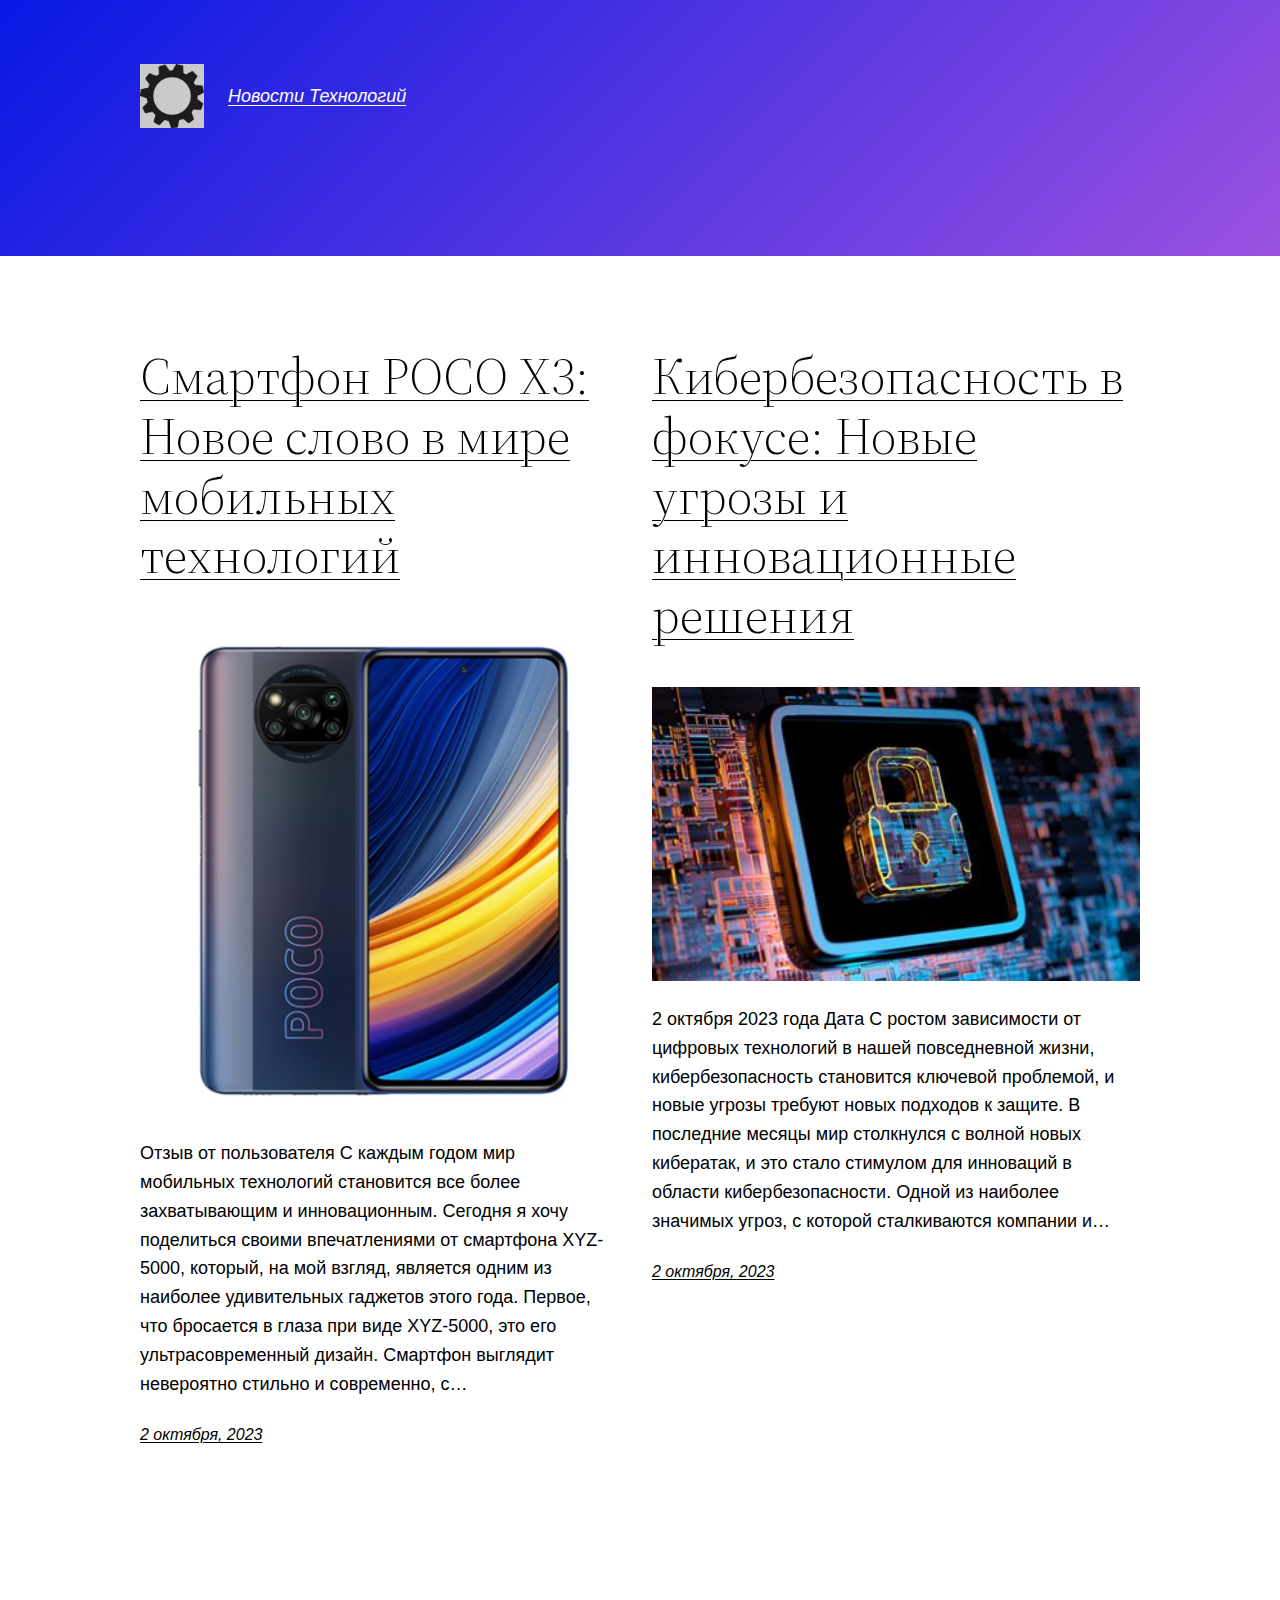
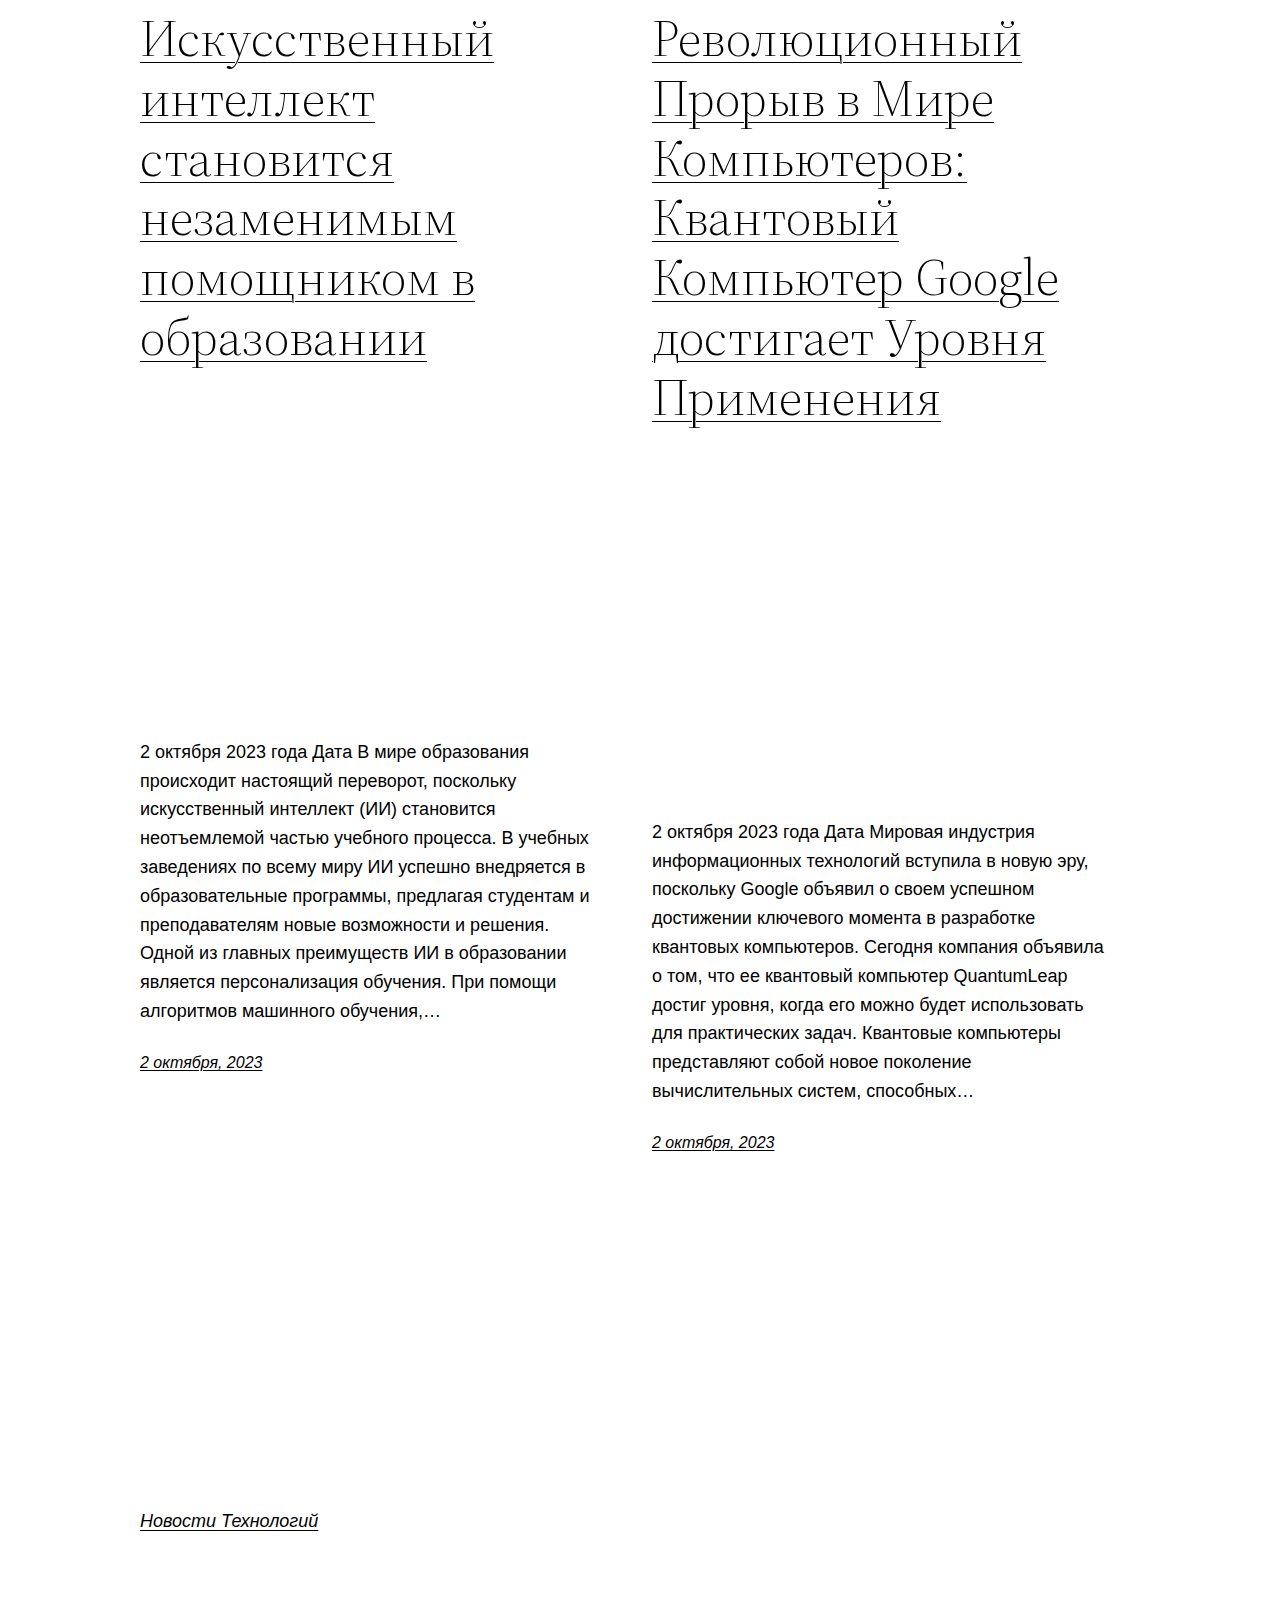
<file: index.html>
<!DOCTYPE html>
<html lang="ru-RU">

<head>
	<meta charset="UTF-8">
	<meta name="viewport" content="width=device-width, initial-scale=1">
	<meta name="robots" content="max-image-preview:large">
	<title>Новости Технологий</title>
	<link rel="alternate" type="application/rss+xml" title="Новости Технологий &raquo; Лента" href="/feed/">
	<link rel="alternate" type="application/rss+xml" title="Новости Технологий &raquo; Лента комментариев"
		href="/comments/feed/">
	<script>
		window._wpemojiSettings = { "baseUrl": "https:\/\/s.w.org\/images\/core\/emoji\/14.0.0\/72x72\/", "ext": ".png", "svgUrl": "https:\/\/s.w.org\/images\/core\/emoji\/14.0.0\/svg\/", "svgExt": ".svg", "source": { "concatemoji": "\/wp-includes\/js\/wp-emoji-release.min.js?ver=6.3.1" } };

		!function (i, n) { var o, s, e; function c(e) { try { var t = { supportTests: e, timestamp: (new Date).valueOf() }; sessionStorage.setItem(o, JSON.stringify(t)) } catch (e) { } } function p(e, t, n) { e.clearRect(0, 0, e.canvas.width, e.canvas.height), e.fillText(t, 0, 0); var t = new Uint32Array(e.getImageData(0, 0, e.canvas.width, e.canvas.height).data), r = (e.clearRect(0, 0, e.canvas.width, e.canvas.height), e.fillText(n, 0, 0), new Uint32Array(e.getImageData(0, 0, e.canvas.width, e.canvas.height).data)); return t.every(function (e, t) { return e === r[t] }) } function u(e, t, n) { switch (t) { case "flag": return n(e, "🏳️‍⚧️", "🏳️​⚧️") ? !1 : !n(e, "🇺🇳", "🇺​🇳") && !n(e, "🏴󠁧󠁢󠁥󠁮󠁧󠁿", "🏴​󠁧​󠁢​󠁥​󠁮​󠁧​󠁿"); case "emoji": return !n(e, "🫱🏻‍🫲🏿", "🫱🏻​🫲🏿") }return !1 } function f(e, t, n) { var r = "undefined" != typeof WorkerGlobalScope && self instanceof WorkerGlobalScope ? new OffscreenCanvas(300, 150) : i.createElement("canvas"), a = r.getContext("2d", { willReadFrequently: !0 }), o = (a.textBaseline = "top", a.font = "600 32px Arial", {}); return e.forEach(function (e) { o[e] = t(a, e, n) }), o } function t(e) { var t = i.createElement("script"); t.src = e, t.defer = !0, i.head.appendChild(t) } "undefined" != typeof Promise && (o = "wpEmojiSettingsSupports", s = ["flag", "emoji"], n.supports = { everything: !0, everythingExceptFlag: !0 }, e = new Promise(function (e) { i.addEventListener("DOMContentLoaded", e, { once: !0 }) }), new Promise(function (t) { var n = function () { try { var e = JSON.parse(sessionStorage.getItem(o)); if ("object" == typeof e && "number" == typeof e.timestamp && (new Date).valueOf() < e.timestamp + 604800 && "object" == typeof e.supportTests) return e.supportTests } catch (e) { } return null }(); if (!n) { if ("undefined" != typeof Worker && "undefined" != typeof OffscreenCanvas && "undefined" != typeof URL && URL.createObjectURL && "undefined" != typeof Blob) try { var e = "postMessage(" + f.toString() + "(" + [JSON.stringify(s), u.toString(), p.toString()].join(",") + "));", r = new Blob([e], { type: "text/javascript" }), a = new Worker(URL.createObjectURL(r), { name: "wpTestEmojiSupports" }); return void (a.onmessage = function (e) { c(n = e.data), a.terminate(), t(n) }) } catch (e) { } c(n = f(s, u, p)) } t(n) }).then(function (e) { for (var t in e) n.supports[t] = e[t], n.supports.everything = n.supports.everything && n.supports[t], "flag" !== t && (n.supports.everythingExceptFlag = n.supports.everythingExceptFlag && n.supports[t]); n.supports.everythingExceptFlag = n.supports.everythingExceptFlag && !n.supports.flag, n.DOMReady = !1, n.readyCallback = function () { n.DOMReady = !0 } }).then(function () { return e }).then(function () { var e; n.supports.everything || (n.readyCallback(), (e = n.source || {}).concatemoji ? t(e.concatemoji) : e.wpemoji && e.twemoji && (t(e.twemoji), t(e.wpemoji))) })) }((window, document), window._wpemojiSettings);
	</script>
	<style>
		img.wp-smiley,
		img.emoji {
			display: inline !important;
			border: none !important;
			box-shadow: none !important;
			height: 1em !important;
			width: 1em !important;
			margin: 0 0.07em !important;
			vertical-align: -0.1em !important;
			background: none !important;
			padding: 0 !important;
		}
	</style>
	<style id="wp-block-site-logo-inline-css">
		.wp-block-site-logo {
			box-sizing: border-box;
			line-height: 0
		}

		.wp-block-site-logo a {
			display: inline-block
		}

		.wp-block-site-logo.is-default-size img {
			height: auto;
			width: 120px
		}

		.wp-block-site-logo img {
			height: auto;
			max-width: 100%
		}

		.wp-block-site-logo a,
		.wp-block-site-logo img {
			border-radius: inherit
		}

		.wp-block-site-logo.aligncenter {
			margin-left: auto;
			margin-right: auto;
			text-align: center
		}

		.wp-block-site-logo.is-style-rounded {
			border-radius: 9999px
		}
	</style>
	<style id="wp-block-site-title-inline-css">
		.wp-block-site-title a {
			color: inherit
		}

		.wp-block-site-title {
			font-family: var(--wp--preset--font-family--system-font);
			font-size: var(--wp--preset--font-size--medium);
			font-style: italic;
			font-weight: normal;
			line-height: var(--wp--custom--typography--line-height--normal);
		}
	</style>
	<style id="wp-block-group-inline-css">
		.wp-block-group {
			box-sizing: border-box
		}
	</style>
	<style id="wp-block-group-theme-inline-css">
		:where(.wp-block-group.has-background) {
			padding: 1.25em 2.375em
		}
	</style>
	<style id="wp-block-template-part-theme-inline-css">
		.wp-block-template-part.has-background {
			margin-bottom: 0;
			margin-top: 0;
			padding: 1.25em 2.375em
		}
	</style>
	<style id="wp-block-spacer-inline-css">
		.wp-block-spacer {
			clear: both
		}
	</style>
	<style id="wp-block-post-title-inline-css">
		.wp-block-post-title {
			box-sizing: border-box;
			word-break: break-word
		}

		.wp-block-post-title a {
			display: inline-block
		}

		.wp-block-post-title {
			font-family: var(--wp--preset--font-family--source-serif-pro);
			font-size: var(--wp--custom--typography--font-size--gigantic);
			font-weight: 300;
			line-height: var(--wp--custom--typography--line-height--tiny);
		}
	</style>
	<style id="wp-block-post-featured-image-inline-css">
		.wp-block-post-featured-image {
			margin-left: 0;
			margin-right: 0
		}

		.wp-block-post-featured-image a {
			display: block;
			height: 100%
		}

		.wp-block-post-featured-image img {
			box-sizing: border-box;
			height: auto;
			max-width: 100%;
			vertical-align: bottom;
			width: 100%
		}

		.wp-block-post-featured-image.alignfull img,
		.wp-block-post-featured-image.alignwide img {
			width: 100%
		}

		.wp-block-post-featured-image .wp-block-post-featured-image__overlay.has-background-dim {
			background-color: #000;
			inset: 0;
			position: absolute
		}

		.wp-block-post-featured-image {
			position: relative
		}

		.wp-block-post-featured-image .wp-block-post-featured-image__overlay.has-background-gradient {
			background-color: transparent
		}

		.wp-block-post-featured-image .wp-block-post-featured-image__overlay.has-background-dim-0 {
			opacity: 0
		}

		.wp-block-post-featured-image .wp-block-post-featured-image__overlay.has-background-dim-10 {
			opacity: .1
		}

		.wp-block-post-featured-image .wp-block-post-featured-image__overlay.has-background-dim-20 {
			opacity: .2
		}

		.wp-block-post-featured-image .wp-block-post-featured-image__overlay.has-background-dim-30 {
			opacity: .3
		}

		.wp-block-post-featured-image .wp-block-post-featured-image__overlay.has-background-dim-40 {
			opacity: .4
		}

		.wp-block-post-featured-image .wp-block-post-featured-image__overlay.has-background-dim-50 {
			opacity: .5
		}

		.wp-block-post-featured-image .wp-block-post-featured-image__overlay.has-background-dim-60 {
			opacity: .6
		}

		.wp-block-post-featured-image .wp-block-post-featured-image__overlay.has-background-dim-70 {
			opacity: .7
		}

		.wp-block-post-featured-image .wp-block-post-featured-image__overlay.has-background-dim-80 {
			opacity: .8
		}

		.wp-block-post-featured-image .wp-block-post-featured-image__overlay.has-background-dim-90 {
			opacity: .9
		}

		.wp-block-post-featured-image .wp-block-post-featured-image__overlay.has-background-dim-100 {
			opacity: 1
		}
	</style>
	<style id="wp-block-paragraph-inline-css">
		.is-small-text {
			font-size: .875em
		}

		.is-regular-text {
			font-size: 1em
		}

		.is-large-text {
			font-size: 2.25em
		}

		.is-larger-text {
			font-size: 3em
		}

		.has-drop-cap:not(:focus):first-letter {
			float: left;
			font-size: 8.4em;
			font-style: normal;
			font-weight: 100;
			line-height: .68;
			margin: .05em .1em 0 0;
			text-transform: uppercase
		}

		body.rtl .has-drop-cap:not(:focus):first-letter {
			float: none;
			margin-left: .1em
		}

		p.has-drop-cap.has-background {
			overflow: hidden
		}

		p.has-background {
			padding: 1.25em 2.375em
		}

		:where(p.has-text-color:not(.has-link-color)) a {
			color: inherit
		}
	</style>
	<style id="wp-block-post-excerpt-inline-css">
		:where(.wp-block-post-excerpt) {
			margin-bottom: var(--wp--style--block-gap);
			margin-top: var(--wp--style--block-gap)
		}

		.wp-block-post-excerpt__excerpt {
			margin-bottom: 0;
			margin-top: 0
		}

		.wp-block-post-excerpt__more-text {
			margin-bottom: 0;
			margin-top: var(--wp--style--block-gap)
		}

		.wp-block-post-excerpt__more-link {
			display: inline-block
		}
	</style>
	<style id="wp-block-post-date-inline-css">
		.wp-block-post-date {
			box-sizing: border-box
		}
	</style>
	<style id="wp-block-columns-inline-css">
		.wp-block-columns {
			align-items: normal !important;
			box-sizing: border-box;
			display: flex;
			flex-wrap: wrap !important
		}

		@media (min-width:782px) {
			.wp-block-columns {
				flex-wrap: nowrap !important
			}
		}

		.wp-block-columns.are-vertically-aligned-top {
			align-items: flex-start
		}

		.wp-block-columns.are-vertically-aligned-center {
			align-items: center
		}

		.wp-block-columns.are-vertically-aligned-bottom {
			align-items: flex-end
		}

		@media (max-width:781px) {
			.wp-block-columns:not(.is-not-stacked-on-mobile)>.wp-block-column {
				flex-basis: 100% !important
			}
		}

		@media (min-width:782px) {
			.wp-block-columns:not(.is-not-stacked-on-mobile)>.wp-block-column {
				flex-basis: 0;
				flex-grow: 1
			}

			.wp-block-columns:not(.is-not-stacked-on-mobile)>.wp-block-column[style*=flex-basis] {
				flex-grow: 0
			}
		}

		.wp-block-columns.is-not-stacked-on-mobile {
			flex-wrap: nowrap !important
		}

		.wp-block-columns.is-not-stacked-on-mobile>.wp-block-column {
			flex-basis: 0;
			flex-grow: 1
		}

		.wp-block-columns.is-not-stacked-on-mobile>.wp-block-column[style*=flex-basis] {
			flex-grow: 0
		}

		:where(.wp-block-columns) {
			margin-bottom: 1.75em
		}

		:where(.wp-block-columns.has-background) {
			padding: 1.25em 2.375em
		}

		.wp-block-column {
			flex-grow: 1;
			min-width: 0;
			overflow-wrap: break-word;
			word-break: break-word
		}

		.wp-block-column.is-vertically-aligned-top {
			align-self: flex-start
		}

		.wp-block-column.is-vertically-aligned-center {
			align-self: center
		}

		.wp-block-column.is-vertically-aligned-bottom {
			align-self: flex-end
		}

		.wp-block-column.is-vertically-aligned-bottom,
		.wp-block-column.is-vertically-aligned-center,
		.wp-block-column.is-vertically-aligned-top {
			width: 100%
		}
	</style>
	<style id="wp-block-quote-inline-css">
		.wp-block-quote {
			box-sizing: border-box;
			overflow-wrap: break-word
		}

		.wp-block-quote.is-large:where(:not(.is-style-plain)),
		.wp-block-quote.is-style-large:where(:not(.is-style-plain)) {
			margin-bottom: 1em;
			padding: 0 1em
		}

		.wp-block-quote.is-large:where(:not(.is-style-plain)) p,
		.wp-block-quote.is-style-large:where(:not(.is-style-plain)) p {
			font-size: 1.5em;
			font-style: italic;
			line-height: 1.6
		}

		.wp-block-quote.is-large:where(:not(.is-style-plain)) cite,
		.wp-block-quote.is-large:where(:not(.is-style-plain)) footer,
		.wp-block-quote.is-style-large:where(:not(.is-style-plain)) cite,
		.wp-block-quote.is-style-large:where(:not(.is-style-plain)) footer {
			font-size: 1.125em;
			text-align: right
		}

		.wp-block-quote {
			border-width: 1px;
		}
	</style>
	<style id="wp-block-quote-theme-inline-css">
		.wp-block-quote {
			border-left: .25em solid;
			margin: 0 0 1.75em;
			padding-left: 1em
		}

		.wp-block-quote cite,
		.wp-block-quote footer {
			color: currentColor;
			font-size: .8125em;
			font-style: normal;
			position: relative
		}

		.wp-block-quote.has-text-align-right {
			border-left: none;
			border-right: .25em solid;
			padding-left: 0;
			padding-right: 1em
		}

		.wp-block-quote.has-text-align-center {
			border: none;
			padding-left: 0
		}

		.wp-block-quote.is-large,
		.wp-block-quote.is-style-large,
		.wp-block-quote.is-style-plain {
			border: none
		}
	</style>
	<style id="wp-block-post-template-inline-css">
		.wp-block-post-template {
			list-style: none;
			margin-bottom: 0;
			margin-top: 0;
			max-width: 100%;
			padding: 0
		}

		.wp-block-post-template.wp-block-post-template {
			background: none
		}

		.wp-block-post-template.is-flex-container {
			display: flex;
			flex-direction: row;
			flex-wrap: wrap;
			gap: 1.25em
		}

		.wp-block-post-template.is-flex-container>li {
			margin: 0;
			width: 100%
		}

		@media (min-width:600px) {
			.wp-block-post-template.is-flex-container.is-flex-container.columns-2>li {
				width: calc(50% - .625em)
			}

			.wp-block-post-template.is-flex-container.is-flex-container.columns-3>li {
				width: calc(33.33333% - .83333em)
			}

			.wp-block-post-template.is-flex-container.is-flex-container.columns-4>li {
				width: calc(25% - .9375em)
			}

			.wp-block-post-template.is-flex-container.is-flex-container.columns-5>li {
				width: calc(20% - 1em)
			}

			.wp-block-post-template.is-flex-container.is-flex-container.columns-6>li {
				width: calc(16.66667% - 1.04167em)
			}
		}

		@media (max-width:600px) {
			.wp-block-post-template-is-layout-grid.wp-block-post-template-is-layout-grid.wp-block-post-template-is-layout-grid.wp-block-post-template-is-layout-grid {
				grid-template-columns: 1fr
			}
		}
	</style>
	<style id="wp-block-query-pagination-inline-css">
		.wp-block-query-pagination>.wp-block-query-pagination-next,
		.wp-block-query-pagination>.wp-block-query-pagination-numbers,
		.wp-block-query-pagination>.wp-block-query-pagination-previous {
			margin-bottom: .5em;
			margin-right: .5em
		}

		.wp-block-query-pagination>.wp-block-query-pagination-next:last-child,
		.wp-block-query-pagination>.wp-block-query-pagination-numbers:last-child,
		.wp-block-query-pagination>.wp-block-query-pagination-previous:last-child {
			margin-right: 0
		}

		.wp-block-query-pagination.is-content-justification-space-between>.wp-block-query-pagination-next:last-of-type {
			margin-inline-start: auto
		}

		.wp-block-query-pagination.is-content-justification-space-between>.wp-block-query-pagination-previous:first-child {
			margin-inline-end: auto
		}

		.wp-block-query-pagination .wp-block-query-pagination-previous-arrow {
			display: inline-block;
			margin-right: 1ch
		}

		.wp-block-query-pagination .wp-block-query-pagination-previous-arrow:not(.is-arrow-chevron) {
			transform: scaleX(1)
		}

		.wp-block-query-pagination .wp-block-query-pagination-next-arrow {
			display: inline-block;
			margin-left: 1ch
		}

		.wp-block-query-pagination .wp-block-query-pagination-next-arrow:not(.is-arrow-chevron) {
			transform: scaleX(1)
		}

		.wp-block-query-pagination.aligncenter {
			justify-content: center
		}
	</style>
	<style id="wp-block-library-inline-css">
		:root {
			--wp-admin-theme-color: #007cba;
			--wp-admin-theme-color--rgb: 0, 124, 186;
			--wp-admin-theme-color-darker-10: #006ba1;
			--wp-admin-theme-color-darker-10--rgb: 0, 107, 161;
			--wp-admin-theme-color-darker-20: #005a87;
			--wp-admin-theme-color-darker-20--rgb: 0, 90, 135;
			--wp-admin-border-width-focus: 2px;
			--wp-block-synced-color: #7a00df;
			--wp-block-synced-color--rgb: 122, 0, 223
		}

		@media (min-resolution:192dpi) {
			:root {
				--wp-admin-border-width-focus: 1.5px
			}
		}

		.wp-element-button {
			cursor: pointer
		}

		:root {
			--wp--preset--font-size--normal: 16px;
			--wp--preset--font-size--huge: 42px
		}

		:root .has-very-light-gray-background-color {
			background-color: #eee
		}

		:root .has-very-dark-gray-background-color {
			background-color: #313131
		}

		:root .has-very-light-gray-color {
			color: #eee
		}

		:root .has-very-dark-gray-color {
			color: #313131
		}

		:root .has-vivid-green-cyan-to-vivid-cyan-blue-gradient-background {
			background: linear-gradient(135deg, #00d084, #0693e3)
		}

		:root .has-purple-crush-gradient-background {
			background: linear-gradient(135deg, #34e2e4, #4721fb 50%, #ab1dfe)
		}

		:root .has-hazy-dawn-gradient-background {
			background: linear-gradient(135deg, #faaca8, #dad0ec)
		}

		:root .has-subdued-olive-gradient-background {
			background: linear-gradient(135deg, #fafae1, #67a671)
		}

		:root .has-atomic-cream-gradient-background {
			background: linear-gradient(135deg, #fdd79a, #004a59)
		}

		:root .has-nightshade-gradient-background {
			background: linear-gradient(135deg, #330968, #31cdcf)
		}

		:root .has-midnight-gradient-background {
			background: linear-gradient(135deg, #020381, #2874fc)
		}

		.has-regular-font-size {
			font-size: 1em
		}

		.has-larger-font-size {
			font-size: 2.625em
		}

		.has-normal-font-size {
			font-size: var(--wp--preset--font-size--normal)
		}

		.has-huge-font-size {
			font-size: var(--wp--preset--font-size--huge)
		}

		.has-text-align-center {
			text-align: center
		}

		.has-text-align-left {
			text-align: left
		}

		.has-text-align-right {
			text-align: right
		}

		#end-resizable-editor-section {
			display: none
		}

		.aligncenter {
			clear: both
		}

		.items-justified-left {
			justify-content: flex-start
		}

		.items-justified-center {
			justify-content: center
		}

		.items-justified-right {
			justify-content: flex-end
		}

		.items-justified-space-between {
			justify-content: space-between
		}

		.screen-reader-text {
			clip: rect(1px, 1px, 1px, 1px);
			word-wrap: normal !important;
			border: 0;
			-webkit-clip-path: inset(50%);
			clip-path: inset(50%);
			height: 1px;
			margin: -1px;
			overflow: hidden;
			padding: 0;
			position: absolute;
			width: 1px
		}

		.screen-reader-text:focus {
			clip: auto !important;
			background-color: #ddd;
			-webkit-clip-path: none;
			clip-path: none;
			color: #444;
			display: block;
			font-size: 1em;
			height: auto;
			left: 5px;
			line-height: normal;
			padding: 15px 23px 14px;
			text-decoration: none;
			top: 5px;
			width: auto;
			z-index: 100000
		}

		html :where(.has-border-color) {
			border-style: solid
		}

		html :where([style*=border-top-color]) {
			border-top-style: solid
		}

		html :where([style*=border-right-color]) {
			border-right-style: solid
		}

		html :where([style*=border-bottom-color]) {
			border-bottom-style: solid
		}

		html :where([style*=border-left-color]) {
			border-left-style: solid
		}

		html :where([style*=border-width]) {
			border-style: solid
		}

		html :where([style*=border-top-width]) {
			border-top-style: solid
		}

		html :where([style*=border-right-width]) {
			border-right-style: solid
		}

		html :where([style*=border-bottom-width]) {
			border-bottom-style: solid
		}

		html :where([style*=border-left-width]) {
			border-left-style: solid
		}

		html :where(img[class*=wp-image-]) {
			height: auto;
			max-width: 100%
		}

		:where(figure) {
			margin: 0 0 1em
		}

		html :where(.is-position-sticky) {
			--wp-admin--admin-bar--position-offset: var(--wp-admin--admin-bar--height, 0px)
		}

		@media screen and (max-width:600px) {
			html :where(.is-position-sticky) {
				--wp-admin--admin-bar--position-offset: 0px
			}
		}
	</style>
	<style id="global-styles-inline-css">
		body {
			--wp--preset--color--black: #000000;
			--wp--preset--color--cyan-bluish-gray: #abb8c3;
			--wp--preset--color--white: #ffffff;
			--wp--preset--color--pale-pink: #f78da7;
			--wp--preset--color--vivid-red: #cf2e2e;
			--wp--preset--color--luminous-vivid-orange: #ff6900;
			--wp--preset--color--luminous-vivid-amber: #fcb900;
			--wp--preset--color--light-green-cyan: #7bdcb5;
			--wp--preset--color--vivid-green-cyan: #00d084;
			--wp--preset--color--pale-cyan-blue: #8ed1fc;
			--wp--preset--color--vivid-cyan-blue: #0693e3;
			--wp--preset--color--vivid-purple: #9b51e0;
			--wp--preset--color--foreground: #000000;
			--wp--preset--color--background: #ffffff;
			--wp--preset--color--primary: #1a4548;
			--wp--preset--color--secondary: #ffe2c7;
			--wp--preset--color--tertiary: #F6F6F6;
			--wp--preset--gradient--vivid-cyan-blue-to-vivid-purple: linear-gradient(135deg, rgba(6, 147, 227, 1) 0%, rgb(155, 81, 224) 100%);
			--wp--preset--gradient--light-green-cyan-to-vivid-green-cyan: linear-gradient(135deg, rgb(122, 220, 180) 0%, rgb(0, 208, 130) 100%);
			--wp--preset--gradient--luminous-vivid-amber-to-luminous-vivid-orange: linear-gradient(135deg, rgba(252, 185, 0, 1) 0%, rgba(255, 105, 0, 1) 100%);
			--wp--preset--gradient--luminous-vivid-orange-to-vivid-red: linear-gradient(135deg, rgba(255, 105, 0, 1) 0%, rgb(207, 46, 46) 100%);
			--wp--preset--gradient--very-light-gray-to-cyan-bluish-gray: linear-gradient(135deg, rgb(238, 238, 238) 0%, rgb(169, 184, 195) 100%);
			--wp--preset--gradient--cool-to-warm-spectrum: linear-gradient(135deg, rgb(74, 234, 220) 0%, rgb(151, 120, 209) 20%, rgb(207, 42, 186) 40%, rgb(238, 44, 130) 60%, rgb(251, 105, 98) 80%, rgb(254, 248, 76) 100%);
			--wp--preset--gradient--blush-light-purple: linear-gradient(135deg, rgb(255, 206, 236) 0%, rgb(152, 150, 240) 100%);
			--wp--preset--gradient--blush-bordeaux: linear-gradient(135deg, rgb(254, 205, 165) 0%, rgb(254, 45, 45) 50%, rgb(107, 0, 62) 100%);
			--wp--preset--gradient--luminous-dusk: linear-gradient(135deg, rgb(255, 203, 112) 0%, rgb(199, 81, 192) 50%, rgb(65, 88, 208) 100%);
			--wp--preset--gradient--pale-ocean: linear-gradient(135deg, rgb(255, 245, 203) 0%, rgb(182, 227, 212) 50%, rgb(51, 167, 181) 100%);
			--wp--preset--gradient--electric-grass: linear-gradient(135deg, rgb(202, 248, 128) 0%, rgb(113, 206, 126) 100%);
			--wp--preset--gradient--midnight: linear-gradient(135deg, rgb(2, 3, 129) 0%, rgb(40, 116, 252) 100%);
			--wp--preset--gradient--vertical-secondary-to-tertiary: linear-gradient(to bottom, var(--wp--preset--color--secondary) 0%, var(--wp--preset--color--tertiary) 100%);
			--wp--preset--gradient--vertical-secondary-to-background: linear-gradient(to bottom, var(--wp--preset--color--secondary) 0%, var(--wp--preset--color--background) 100%);
			--wp--preset--gradient--vertical-tertiary-to-background: linear-gradient(to bottom, var(--wp--preset--color--tertiary) 0%, var(--wp--preset--color--background) 100%);
			--wp--preset--gradient--diagonal-primary-to-foreground: linear-gradient(to bottom right, var(--wp--preset--color--primary) 0%, var(--wp--preset--color--foreground) 100%);
			--wp--preset--gradient--diagonal-secondary-to-background: linear-gradient(to bottom right, var(--wp--preset--color--secondary) 50%, var(--wp--preset--color--background) 50%);
			--wp--preset--gradient--diagonal-background-to-secondary: linear-gradient(to bottom right, var(--wp--preset--color--background) 50%, var(--wp--preset--color--secondary) 50%);
			--wp--preset--gradient--diagonal-tertiary-to-background: linear-gradient(to bottom right, var(--wp--preset--color--tertiary) 50%, var(--wp--preset--color--background) 50%);
			--wp--preset--gradient--diagonal-background-to-tertiary: linear-gradient(to bottom right, var(--wp--preset--color--background) 50%, var(--wp--preset--color--tertiary) 50%);
			--wp--preset--font-size--small: 1rem;
			--wp--preset--font-size--medium: 1.125rem;
			--wp--preset--font-size--large: 1.75rem;
			--wp--preset--font-size--x-large: clamp(1.75rem, 3vw, 2.25rem);
			--wp--preset--font-family--system-font: -apple-system, BlinkMacSystemFont, "Segoe UI", Roboto, Oxygen-Sans, Ubuntu, Cantarell, "Helvetica Neue", sans-serif;
			--wp--preset--font-family--source-serif-pro: "Source Serif Pro", serif;
			--wp--preset--spacing--20: 0.44rem;
			--wp--preset--spacing--30: 0.67rem;
			--wp--preset--spacing--40: 1rem;
			--wp--preset--spacing--50: 1.5rem;
			--wp--preset--spacing--60: 2.25rem;
			--wp--preset--spacing--70: 3.38rem;
			--wp--preset--spacing--80: 5.06rem;
			--wp--preset--shadow--natural: 6px 6px 9px rgba(0, 0, 0, 0.2);
			--wp--preset--shadow--deep: 12px 12px 50px rgba(0, 0, 0, 0.4);
			--wp--preset--shadow--sharp: 6px 6px 0px rgba(0, 0, 0, 0.2);
			--wp--preset--shadow--outlined: 6px 6px 0px -3px rgba(255, 255, 255, 1), 6px 6px rgba(0, 0, 0, 1);
			--wp--preset--shadow--crisp: 6px 6px 0px rgba(0, 0, 0, 1);
			--wp--custom--spacing--small: max(1.25rem, 5vw);
			--wp--custom--spacing--medium: clamp(2rem, 8vw, calc(4 * var(--wp--style--block-gap)));
			--wp--custom--spacing--large: clamp(4rem, 10vw, 8rem);
			--wp--custom--spacing--outer: var(--wp--custom--spacing--small, 1.25rem);
			--wp--custom--typography--font-size--huge: clamp(2.25rem, 4vw, 2.75rem);
			--wp--custom--typography--font-size--gigantic: clamp(2.75rem, 6vw, 3.25rem);
			--wp--custom--typography--font-size--colossal: clamp(3.25rem, 8vw, 6.25rem);
			--wp--custom--typography--line-height--tiny: 1.15;
			--wp--custom--typography--line-height--small: 1.2;
			--wp--custom--typography--line-height--medium: 1.4;
			--wp--custom--typography--line-height--normal: 1.6;
		}

		body {
			margin: 0;
			--wp--style--global--content-size: 650px;
			--wp--style--global--wide-size: 1000px;
		}

		.wp-site-blocks>.alignleft {
			float: left;
			margin-right: 2em;
		}

		.wp-site-blocks>.alignright {
			float: right;
			margin-left: 2em;
		}

		.wp-site-blocks>.aligncenter {
			justify-content: center;
			margin-left: auto;
			margin-right: auto;
		}

		:where(.wp-site-blocks)>* {
			margin-block-start: 1.5rem;
			margin-block-end: 0;
		}

		:where(.wp-site-blocks)> :first-child:first-child {
			margin-block-start: 0;
		}

		:where(.wp-site-blocks)> :last-child:last-child {
			margin-block-end: 0;
		}

		body {
			--wp--style--block-gap: 1.5rem;
		}

		:where(body .is-layout-flow)> :first-child:first-child {
			margin-block-start: 0;
		}

		:where(body .is-layout-flow)> :last-child:last-child {
			margin-block-end: 0;
		}

		:where(body .is-layout-flow)>* {
			margin-block-start: 1.5rem;
			margin-block-end: 0;
		}

		:where(body .is-layout-constrained)> :first-child:first-child {
			margin-block-start: 0;
		}

		:where(body .is-layout-constrained)> :last-child:last-child {
			margin-block-end: 0;
		}

		:where(body .is-layout-constrained)>* {
			margin-block-start: 1.5rem;
			margin-block-end: 0;
		}

		:where(body .is-layout-flex) {
			gap: 1.5rem;
		}

		:where(body .is-layout-grid) {
			gap: 1.5rem;
		}

		body .is-layout-flow>.alignleft {
			float: left;
			margin-inline-start: 0;
			margin-inline-end: 2em;
		}

		body .is-layout-flow>.alignright {
			float: right;
			margin-inline-start: 2em;
			margin-inline-end: 0;
		}

		body .is-layout-flow>.aligncenter {
			margin-left: auto !important;
			margin-right: auto !important;
		}

		body .is-layout-constrained>.alignleft {
			float: left;
			margin-inline-start: 0;
			margin-inline-end: 2em;
		}

		body .is-layout-constrained>.alignright {
			float: right;
			margin-inline-start: 2em;
			margin-inline-end: 0;
		}

		body .is-layout-constrained>.aligncenter {
			margin-left: auto !important;
			margin-right: auto !important;
		}

		body .is-layout-constrained> :where(:not(.alignleft):not(.alignright):not(.alignfull)) {
			max-width: var(--wp--style--global--content-size);
			margin-left: auto !important;
			margin-right: auto !important;
		}

		body .is-layout-constrained>.alignwide {
			max-width: var(--wp--style--global--wide-size);
		}

		body .is-layout-flex {
			display: flex;
		}

		body .is-layout-flex {
			flex-wrap: wrap;
			align-items: center;
		}

		body .is-layout-flex>* {
			margin: 0;
		}

		body .is-layout-grid {
			display: grid;
		}

		body .is-layout-grid>* {
			margin: 0;
		}

		body {
			background-color: var(--wp--preset--color--background);
			color: var(--wp--preset--color--foreground);
			font-family: var(--wp--preset--font-family--system-font);
			font-size: var(--wp--preset--font-size--medium);
			line-height: var(--wp--custom--typography--line-height--normal);
			padding-top: 0px;
			padding-right: 0px;
			padding-bottom: 0px;
			padding-left: 0px;
		}

		a:where(:not(.wp-element-button)) {
			color: var(--wp--preset--color--foreground);
			text-decoration: underline;
		}

		h1 {
			font-family: var(--wp--preset--font-family--source-serif-pro);
			font-size: var(--wp--custom--typography--font-size--colossal);
			font-weight: 300;
			line-height: var(--wp--custom--typography--line-height--tiny);
		}

		h2 {
			font-family: var(--wp--preset--font-family--source-serif-pro);
			font-size: var(--wp--custom--typography--font-size--gigantic);
			font-weight: 300;
			line-height: var(--wp--custom--typography--line-height--small);
		}

		h3 {
			font-family: var(--wp--preset--font-family--source-serif-pro);
			font-size: var(--wp--custom--typography--font-size--huge);
			font-weight: 300;
			line-height: var(--wp--custom--typography--line-height--tiny);
		}

		h4 {
			font-family: var(--wp--preset--font-family--source-serif-pro);
			font-size: var(--wp--preset--font-size--x-large);
			font-weight: 300;
			line-height: var(--wp--custom--typography--line-height--tiny);
		}

		h5 {
			font-family: var(--wp--preset--font-family--system-font);
			font-size: var(--wp--preset--font-size--medium);
			font-weight: 700;
			line-height: var(--wp--custom--typography--line-height--normal);
			text-transform: uppercase;
		}

		h6 {
			font-family: var(--wp--preset--font-family--system-font);
			font-size: var(--wp--preset--font-size--medium);
			font-weight: 400;
			line-height: var(--wp--custom--typography--line-height--normal);
			text-transform: uppercase;
		}

		.wp-element-button,
		.wp-block-button__link {
			background-color: #32373c;
			border-width: 0;
			color: #fff;
			font-family: inherit;
			font-size: inherit;
			line-height: inherit;
			padding: calc(0.667em + 2px) calc(1.333em + 2px);
			text-decoration: none;
		}

		.has-black-color {
			color: var(--wp--preset--color--black) !important;
		}

		.has-cyan-bluish-gray-color {
			color: var(--wp--preset--color--cyan-bluish-gray) !important;
		}

		.has-white-color {
			color: var(--wp--preset--color--white) !important;
		}

		.has-pale-pink-color {
			color: var(--wp--preset--color--pale-pink) !important;
		}

		.has-vivid-red-color {
			color: var(--wp--preset--color--vivid-red) !important;
		}

		.has-luminous-vivid-orange-color {
			color: var(--wp--preset--color--luminous-vivid-orange) !important;
		}

		.has-luminous-vivid-amber-color {
			color: var(--wp--preset--color--luminous-vivid-amber) !important;
		}

		.has-light-green-cyan-color {
			color: var(--wp--preset--color--light-green-cyan) !important;
		}

		.has-vivid-green-cyan-color {
			color: var(--wp--preset--color--vivid-green-cyan) !important;
		}

		.has-pale-cyan-blue-color {
			color: var(--wp--preset--color--pale-cyan-blue) !important;
		}

		.has-vivid-cyan-blue-color {
			color: var(--wp--preset--color--vivid-cyan-blue) !important;
		}

		.has-vivid-purple-color {
			color: var(--wp--preset--color--vivid-purple) !important;
		}

		.has-foreground-color {
			color: var(--wp--preset--color--foreground) !important;
		}

		.has-background-color {
			color: var(--wp--preset--color--background) !important;
		}

		.has-primary-color {
			color: var(--wp--preset--color--primary) !important;
		}

		.has-secondary-color {
			color: var(--wp--preset--color--secondary) !important;
		}

		.has-tertiary-color {
			color: var(--wp--preset--color--tertiary) !important;
		}

		.has-black-background-color {
			background-color: var(--wp--preset--color--black) !important;
		}

		.has-cyan-bluish-gray-background-color {
			background-color: var(--wp--preset--color--cyan-bluish-gray) !important;
		}

		.has-white-background-color {
			background-color: var(--wp--preset--color--white) !important;
		}

		.has-pale-pink-background-color {
			background-color: var(--wp--preset--color--pale-pink) !important;
		}

		.has-vivid-red-background-color {
			background-color: var(--wp--preset--color--vivid-red) !important;
		}

		.has-luminous-vivid-orange-background-color {
			background-color: var(--wp--preset--color--luminous-vivid-orange) !important;
		}

		.has-luminous-vivid-amber-background-color {
			background-color: var(--wp--preset--color--luminous-vivid-amber) !important;
		}

		.has-light-green-cyan-background-color {
			background-color: var(--wp--preset--color--light-green-cyan) !important;
		}

		.has-vivid-green-cyan-background-color {
			background-color: var(--wp--preset--color--vivid-green-cyan) !important;
		}

		.has-pale-cyan-blue-background-color {
			background-color: var(--wp--preset--color--pale-cyan-blue) !important;
		}

		.has-vivid-cyan-blue-background-color {
			background-color: var(--wp--preset--color--vivid-cyan-blue) !important;
		}

		.has-vivid-purple-background-color {
			background-color: var(--wp--preset--color--vivid-purple) !important;
		}

		.has-foreground-background-color {
			background-color: var(--wp--preset--color--foreground) !important;
		}

		.has-background-background-color {
			background-color: var(--wp--preset--color--background) !important;
		}

		.has-primary-background-color {
			background-color: var(--wp--preset--color--primary) !important;
		}

		.has-secondary-background-color {
			background-color: var(--wp--preset--color--secondary) !important;
		}

		.has-tertiary-background-color {
			background-color: var(--wp--preset--color--tertiary) !important;
		}

		.has-black-border-color {
			border-color: var(--wp--preset--color--black) !important;
		}

		.has-cyan-bluish-gray-border-color {
			border-color: var(--wp--preset--color--cyan-bluish-gray) !important;
		}

		.has-white-border-color {
			border-color: var(--wp--preset--color--white) !important;
		}

		.has-pale-pink-border-color {
			border-color: var(--wp--preset--color--pale-pink) !important;
		}

		.has-vivid-red-border-color {
			border-color: var(--wp--preset--color--vivid-red) !important;
		}

		.has-luminous-vivid-orange-border-color {
			border-color: var(--wp--preset--color--luminous-vivid-orange) !important;
		}

		.has-luminous-vivid-amber-border-color {
			border-color: var(--wp--preset--color--luminous-vivid-amber) !important;
		}

		.has-light-green-cyan-border-color {
			border-color: var(--wp--preset--color--light-green-cyan) !important;
		}

		.has-vivid-green-cyan-border-color {
			border-color: var(--wp--preset--color--vivid-green-cyan) !important;
		}

		.has-pale-cyan-blue-border-color {
			border-color: var(--wp--preset--color--pale-cyan-blue) !important;
		}

		.has-vivid-cyan-blue-border-color {
			border-color: var(--wp--preset--color--vivid-cyan-blue) !important;
		}

		.has-vivid-purple-border-color {
			border-color: var(--wp--preset--color--vivid-purple) !important;
		}

		.has-foreground-border-color {
			border-color: var(--wp--preset--color--foreground) !important;
		}

		.has-background-border-color {
			border-color: var(--wp--preset--color--background) !important;
		}

		.has-primary-border-color {
			border-color: var(--wp--preset--color--primary) !important;
		}

		.has-secondary-border-color {
			border-color: var(--wp--preset--color--secondary) !important;
		}

		.has-tertiary-border-color {
			border-color: var(--wp--preset--color--tertiary) !important;
		}

		.has-vivid-cyan-blue-to-vivid-purple-gradient-background {
			background: var(--wp--preset--gradient--vivid-cyan-blue-to-vivid-purple) !important;
		}

		.has-light-green-cyan-to-vivid-green-cyan-gradient-background {
			background: var(--wp--preset--gradient--light-green-cyan-to-vivid-green-cyan) !important;
		}

		.has-luminous-vivid-amber-to-luminous-vivid-orange-gradient-background {
			background: var(--wp--preset--gradient--luminous-vivid-amber-to-luminous-vivid-orange) !important;
		}

		.has-luminous-vivid-orange-to-vivid-red-gradient-background {
			background: var(--wp--preset--gradient--luminous-vivid-orange-to-vivid-red) !important;
		}

		.has-very-light-gray-to-cyan-bluish-gray-gradient-background {
			background: var(--wp--preset--gradient--very-light-gray-to-cyan-bluish-gray) !important;
		}

		.has-cool-to-warm-spectrum-gradient-background {
			background: var(--wp--preset--gradient--cool-to-warm-spectrum) !important;
		}

		.has-blush-light-purple-gradient-background {
			background: var(--wp--preset--gradient--blush-light-purple) !important;
		}

		.has-blush-bordeaux-gradient-background {
			background: var(--wp--preset--gradient--blush-bordeaux) !important;
		}

		.has-luminous-dusk-gradient-background {
			background: var(--wp--preset--gradient--luminous-dusk) !important;
		}

		.has-pale-ocean-gradient-background {
			background: var(--wp--preset--gradient--pale-ocean) !important;
		}

		.has-electric-grass-gradient-background {
			background: var(--wp--preset--gradient--electric-grass) !important;
		}

		.has-midnight-gradient-background {
			background: var(--wp--preset--gradient--midnight) !important;
		}

		.has-vertical-secondary-to-tertiary-gradient-background {
			background: var(--wp--preset--gradient--vertical-secondary-to-tertiary) !important;
		}

		.has-vertical-secondary-to-background-gradient-background {
			background: var(--wp--preset--gradient--vertical-secondary-to-background) !important;
		}

		.has-vertical-tertiary-to-background-gradient-background {
			background: var(--wp--preset--gradient--vertical-tertiary-to-background) !important;
		}

		.has-diagonal-primary-to-foreground-gradient-background {
			background: var(--wp--preset--gradient--diagonal-primary-to-foreground) !important;
		}

		.has-diagonal-secondary-to-background-gradient-background {
			background: var(--wp--preset--gradient--diagonal-secondary-to-background) !important;
		}

		.has-diagonal-background-to-secondary-gradient-background {
			background: var(--wp--preset--gradient--diagonal-background-to-secondary) !important;
		}

		.has-diagonal-tertiary-to-background-gradient-background {
			background: var(--wp--preset--gradient--diagonal-tertiary-to-background) !important;
		}

		.has-diagonal-background-to-tertiary-gradient-background {
			background: var(--wp--preset--gradient--diagonal-background-to-tertiary) !important;
		}

		.has-small-font-size {
			font-size: var(--wp--preset--font-size--small) !important;
		}

		.has-medium-font-size {
			font-size: var(--wp--preset--font-size--medium) !important;
		}

		.has-large-font-size {
			font-size: var(--wp--preset--font-size--large) !important;
		}

		.has-x-large-font-size {
			font-size: var(--wp--preset--font-size--x-large) !important;
		}

		.has-system-font-font-family {
			font-family: var(--wp--preset--font-family--system-font) !important;
		}

		.has-source-serif-pro-font-family {
			font-family: var(--wp--preset--font-family--source-serif-pro) !important;
		}
	</style>
	<style id="core-block-supports-inline-css">
		.wp-elements-bbcab94b262d4dd0d97886d510a0b51c a {
			color: var(--wp--preset--color--background);
		}

		.wp-container-21.wp-container-21 {
			grid-template-columns: repeat(2, minmax(0, 1fr));
		}

		.wp-container-2.wp-container-2,
		.wp-container-23.wp-container-23,
		.wp-container-25.wp-container-25 {
			justify-content: space-between;
		}

		.wp-container-7.wp-container-7,
		.wp-container-11.wp-container-11,
		.wp-container-15.wp-container-15,
		.wp-container-19.wp-container-19 {
			flex-wrap: nowrap;
		}
	</style>
	<style id="wp-webfonts-inline-css">
		@font-face {
			font-family: "Source Serif Pro";
			font-style: normal;
			font-weight: 200 900;
			font-display: fallback;
			src: url('/content/themes/twentytwentytwo/assets/fonts/source-serif-pro/SourceSerif4Variable-Roman.ttf.woff2') format('woff2');
			font-stretch: normal;
		}

		@font-face {
			font-family: "Source Serif Pro";
			font-style: italic;
			font-weight: 200 900;
			font-display: fallback;
			src: url('/content/themes/twentytwentytwo/assets/fonts/source-serif-pro/SourceSerif4Variable-Italic.ttf.woff2') format('woff2');
			font-stretch: normal;
		}
	</style>
	<link rel="stylesheet" id="twentytwentytwo-style-css" href="/content/themes/twentytwentytwo/style.css?ver=1.5"
		media="all">
	<link rel="https://api.w.org/" href="/wp-json/">
	<link rel="EditURI" type="application/rsd+xml" title="RSD" href="/xmlrpc.php?rsd">
	<meta name="generator" content="WordPress 6.3.1">
	<link rel="icon" href="images/gearGr.png" sizes="32x32">
	<link rel="icon" href="images/gearGr.png" sizes="192x192">
	<link rel="apple-touch-icon" href="images/gearGr.png">
	<meta name="msapplication-TileImage" content="images/gearGr.png">
</head>

<body class="home blog wp-custom-logo wp-embed-responsive">

	<div class="wp-site-blocks">
		<header class="wp-block-template-part">
			<div class="wp-block-group alignfull has-background-color has-text-color has-background has-link-color wp-elements-bbcab94b262d4dd0d97886d510a0b51c is-layout-constrained wp-block-group-is-layout-constrained"
				style="background:linear-gradient(135deg,rgb(7,24,227) 0%,rgb(155,81,224) 100%);padding-top:0px;padding-bottom:0px">
				<header class="alignwide wp-block-template-part">
					<div class="wp-block-group is-layout-constrained wp-block-group-is-layout-constrained">
						<div class="wp-block-group alignwide is-content-justification-space-between is-layout-flex wp-container-2 wp-block-group-is-layout-flex"
							style="padding-top:var(--wp--custom--spacing--small, 1.25rem);padding-bottom:var(--wp--custom--spacing--large, 8rem)">
							<div class="wp-block-group is-layout-flex wp-block-group-is-layout-flex">
								<div class="wp-block-site-logo"><a class="custom-logo-link" rel="home"
										aria-current="page"><img width="64" height="64"
											src="images/gearGr.png" class="custom-logo"
											alt="Новости Технологий" decoding="async"
											srcset="images/gearGr.png 360w, images/gearGr.png 300w, images/gearGr.png 150w"
											sizes="(max-width: 64px) 100vw, 64px"></a></div>

								<h1 class="wp-block-site-title"><a target="_self" rel="home"
										aria-current="page">Новости Технологий</a></h1>
							</div>
						</div>
					</div>
				</header>
			</div>



			<div style="height:66px" aria-hidden="true" class="wp-block-spacer"></div>
		</header>


		<main class="wp-block-query is-layout-constrained wp-block-query-is-layout-constrained">
			<div class="wp-block-group alignwide is-layout-constrained wp-block-group-is-layout-constrained">
				<ul
					class="columns-2 alignwide wp-block-post-template is-layout-grid wp-container-21 wp-block-post-template-is-layout-grid">
					<li
						class="wp-block-post post-25 post type-post status-publish format-standard has-post-thumbnail hentry category-5">

						<div class="wp-block-group is-layout-constrained wp-block-group-is-layout-constrained">
							<h2
								class="alignwide wp-block-post-title has-var-wp-custom-typography-font-size-huge-clamp-2-25-rem-4-vw-2-75-rem-font-size">
								<a href="2023/10/02/page1/index.html"
									target="_self">Смартфон POCO X3: Новое слово в мире мобильных технологий</a></h2>

							<figure style="margin-top:calc(1.75 * var(--wp--style--block-gap));"
								class="alignwide wp-block-post-featured-image"><a
									href="2023/10/02/page1/index.html"
									target="_self"><img width="700" height="700"
										src="images/poco.png"
										class="attachment-post-thumbnail size-post-thumbnail wp-post-image"
										alt="Смартфон POCO X3: Новое слово в мире мобильных технологий" decoding="async"
										style="object-fit:cover;" fetchpriority="high"
										srcset="images/poco.png 700w, images/poco-300x300.png 300w, images/poco-150x150.png 150w"
										sizes="(max-width: 700px) 100vw, 700px"></a></figure>


							<div
								class="wp-block-columns alignwide is-layout-flex wp-container-7 wp-block-columns-is-layout-flex">
								<div class="wp-block-column is-layout-flow wp-block-column-is-layout-flow"
									style="flex-basis:650px">
									<div class="wp-block-post-excerpt">
										<p class="wp-block-post-excerpt__excerpt">Отзыв от пользователя С каждым годом
											мир мобильных технологий становится все более захватывающим и инновационным.
											Сегодня я хочу поделиться своими впечатлениями от смартфона XYZ-5000,
											который, на мой взгляд, является одним из наиболее удивительных гаджетов
											этого года. Первое, что бросается в глаза при виде XYZ-5000, это его
											ультрасовременный дизайн. Смартфон выглядит невероятно стильно и современно,
											с&hellip; </p>
									</div>

									<div style="font-style:italic;font-weight:400;"
										class="wp-block-post-date has-small-font-size"><time
											datetime="2023-10-02T15:34:00+03:00"><a
												href="2023/10/02/page1/index.html">2
												октября, 2023</a></time></div>
								</div>



								<div class="wp-block-column is-layout-flow wp-block-column-is-layout-flow"></div>
							</div>



							<div style="height:112px" aria-hidden="true" class="wp-block-spacer"></div>
						</div>

					</li>
					<li
						class="wp-block-post post-22 post type-post status-publish format-standard has-post-thumbnail hentry category-3">

						<div class="wp-block-group is-layout-constrained wp-block-group-is-layout-constrained">
							<h2
								class="alignwide wp-block-post-title has-var-wp-custom-typography-font-size-huge-clamp-2-25-rem-4-vw-2-75-rem-font-size">
								<a href="2023/10/02/page2/index.html"
									target="_self">Кибербезопасность в фокусе: Новые угрозы и инновационные решения</a>
							</h2>

							<figure style="margin-top:calc(1.75 * var(--wp--style--block-gap));"
								class="alignwide wp-block-post-featured-image"><a
									href="2023/10/02/page2/index.html"
									target="_self"><img width="380" height="229"
										src="images/cybez.jpeg"
										class="attachment-post-thumbnail size-post-thumbnail wp-post-image"
										alt="Кибербезопасность в фокусе: Новые угрозы и инновационные решения"
										decoding="async" style="object-fit:cover;"
										srcset="images/cybez.jpeg 380w, images/cybez.jpeg 300w"
										sizes="(max-width: 380px) 100vw, 380px"></a></figure>


							<div
								class="wp-block-columns alignwide is-layout-flex wp-container-11 wp-block-columns-is-layout-flex">
								<div class="wp-block-column is-layout-flow wp-block-column-is-layout-flow"
									style="flex-basis:650px">
									<div class="wp-block-post-excerpt">
										<p class="wp-block-post-excerpt__excerpt">2 октября 2023 года Дата С ростом
											зависимости от цифровых технологий в нашей повседневной жизни,
											кибербезопасность становится ключевой проблемой, и новые угрозы требуют
											новых подходов к защите. В последние месяцы мир столкнулся с волной новых
											кибератак, и это стало стимулом для инноваций в области кибербезопасности.
											Одной из наиболее значимых угроз, с которой сталкиваются компании и&hellip;
										</p>
									</div>

									<div style="font-style:italic;font-weight:400;"
										class="wp-block-post-date has-small-font-size"><time
											datetime="2023-10-02T15:30:08+03:00"><a
												href="2023/10/02/page2/index.html">2
												октября, 2023</a></time></div>
								</div>



								<div class="wp-block-column is-layout-flow wp-block-column-is-layout-flow"></div>
							</div>



							<div style="height:112px" aria-hidden="true" class="wp-block-spacer"></div>
						</div>

					</li>
					<li
						class="wp-block-post post-18 post type-post status-publish format-standard has-post-thumbnail hentry category-3">

						<div class="wp-block-group is-layout-constrained wp-block-group-is-layout-constrained">
							<h2
								class="alignwide wp-block-post-title has-var-wp-custom-typography-font-size-huge-clamp-2-25-rem-4-vw-2-75-rem-font-size">
								<a href="2023/10/02/page3/index.html"
									target="_self">Искусственный интеллект становится незаменимым помощником в
									образовании</a></h2>

							<figure style="margin-top:calc(1.75 * var(--wp--style--block-gap));"
								class="alignwide wp-block-post-featured-image"><a
									href="2023/10/02/page3/index.html"
									target="_self"><img width="1200" height="750"
										src="images/ai.jpeg"
										class="attachment-post-thumbnail size-post-thumbnail wp-post-image"
										alt="Искусственный интеллект становится незаменимым помощником в образовании"
										decoding="async" style="object-fit:cover;"
										srcset="images/ai.jpeg 1200w, images/ai-300x188.jpeg 300w, images/ai-1024x640.jpeg 1024w, images/ai-768x480.jpeg 768w"
										sizes="(max-width: 1200px) 100vw, 1200px"></a></figure>


							<div
								class="wp-block-columns alignwide is-layout-flex wp-container-15 wp-block-columns-is-layout-flex">
								<div class="wp-block-column is-layout-flow wp-block-column-is-layout-flow"
									style="flex-basis:650px">
									<div class="wp-block-post-excerpt">
										<p class="wp-block-post-excerpt__excerpt">2 октября 2023 года Дата В мире
											образования происходит настоящий переворот, поскольку искусственный
											интеллект (ИИ) становится неотъемлемой частью учебного процесса. В учебных
											заведениях по всему миру ИИ успешно внедряется в образовательные программы,
											предлагая студентам и преподавателям новые возможности и решения. Одной из
											главных преимуществ ИИ в образовании является персонализация обучения. При
											помощи алгоритмов машинного обучения,&hellip; </p>
									</div>

									<div style="font-style:italic;font-weight:400;"
										class="wp-block-post-date has-small-font-size"><time
											datetime="2023-10-02T15:18:29+03:00"><a
												href="2023/10/02/page3/index.html">2
												октября, 2023</a></time></div>
								</div>



								<div class="wp-block-column is-layout-flow wp-block-column-is-layout-flow"></div>
							</div>



							<div style="height:112px" aria-hidden="true" class="wp-block-spacer"></div>
						</div>

					</li>
					<li
						class="wp-block-post post-13 post type-post status-publish format-standard has-post-thumbnail hentry category-3">

						<div class="wp-block-group is-layout-constrained wp-block-group-is-layout-constrained">
							<h2
								class="alignwide wp-block-post-title has-var-wp-custom-typography-font-size-huge-clamp-2-25-rem-4-vw-2-75-rem-font-size">
								<a href="2023/10/02/page4/index.html"
									target="_self">Революционный Прорыв в Мире Компьютеров: Квантовый Компьютер Google
									достигает Уровня Применения</a></h2>

							<figure style="margin-top:calc(1.75 * var(--wp--style--block-gap));"
								class="alignwide wp-block-post-featured-image"><a
									href="2023/10/02/page4/index.html"
									target="_self"><img width="750" height="500"
										src="images/quant.jpeg"
										class="attachment-post-thumbnail size-post-thumbnail wp-post-image"
										alt="Революционный Прорыв в Мире Компьютеров: Квантовый Компьютер Google достигает Уровня Применения"
										decoding="async" style="object-fit:cover;" loading="lazy"
										srcset="images/quant.jpeg 750w, images/quant-300x200.jpeg 300w"
										sizes="(max-width: 750px) 100vw, 750px"></a></figure>


							<div
								class="wp-block-columns alignwide is-layout-flex wp-container-19 wp-block-columns-is-layout-flex">
								<div class="wp-block-column is-layout-flow wp-block-column-is-layout-flow"
									style="flex-basis:650px">
									<div class="wp-block-post-excerpt">
										<p class="wp-block-post-excerpt__excerpt">2 октября 2023 года Дата Мировая
											индустрия информационных технологий вступила в новую эру, поскольку Google
											объявил о своем успешном достижении ключевого момента в разработке квантовых
											компьютеров. Сегодня компания объявила о том, что ее квантовый компьютер
											QuantumLeap достиг уровня, когда его можно будет использовать для
											практических задач. Квантовые компьютеры представляют собой новое поколение
											вычислительных систем, способных&hellip; </p>
									</div>

									<div style="font-style:italic;font-weight:400;"
										class="wp-block-post-date has-small-font-size"><time
											datetime="2023-10-02T14:59:23+03:00"><a
												href="2023/10/02/page4/index.html">2
												октября, 2023</a></time></div>
								</div>



								<div class="wp-block-column is-layout-flow wp-block-column-is-layout-flow"></div>
							</div>



							<div style="height:112px" aria-hidden="true" class="wp-block-spacer"></div>
						</div>

					</li>
				</ul>
			</div>


		</main>


		<footer class="wp-block-template-part">
			<div class="wp-block-group is-layout-constrained wp-block-group-is-layout-constrained"
				style="padding-top:var(--wp--custom--spacing--large, 8rem)">

				<div class="wp-block-group alignfull is-layout-constrained wp-block-group-is-layout-constrained">
					<div class="wp-block-group alignwide is-content-justification-space-between is-layout-flex wp-container-25 wp-block-group-is-layout-flex"
						style="padding-top:4rem;padding-bottom:4rem">
						<p class="wp-block-site-title"><a target="_self" rel="home" aria-current="page">Новости
								Технологий</a></p>
					</div>
				</div>

			</div>

		</footer>
	</div>

	<style id="skip-link-styles">
		.skip-link.screen-reader-text {
			border: 0;
			clip: rect(1px, 1px, 1px, 1px);
			clip-path: inset(50%);
			height: 1px;
			margin: -1px;
			overflow: hidden;
			padding: 0;
			position: absolute !important;
			width: 1px;
			word-wrap: normal !important;
		}

		.skip-link.screen-reader-text:focus {
			background-color: #eee;
			clip: auto !important;
			clip-path: none;
			color: #444;
			display: block;
			font-size: 1em;
			height: auto;
			left: 5px;
			line-height: normal;
			padding: 15px 23px 14px;
			text-decoration: none;
			top: 5px;
			width: auto;
			z-index: 100000;
		}
	</style>
	<script>(function () {
			var skipLinkTarget = document.querySelector('main'),
				sibling,
				skipLinkTargetID,
				skipLink;

			if (!skipLinkTarget) {
				return;
			}

			sibling = document.querySelector('.wp-site-blocks');


			if (!sibling) {
				return;
			}

			skipLinkTargetID = skipLinkTarget.id;
			if (!skipLinkTargetID) {
				skipLinkTargetID = 'wp--skip-link--target';
				skipLinkTarget.id = skipLinkTargetID;
			}


			skipLink = document.createElement('a');
			skipLink.classList.add('skip-link', 'screen-reader-text');
			skipLink.href = '#' + skipLinkTargetID;
			skipLink.innerHTML = 'Перейти к содержимому';

			sibling.parentElement.insertBefore(skipLink, sibling);
		}());</script>
</body>

</html>
</file>
<file: content/themes/twentytwentytwo/style.css>
body {
	-moz-osx-font-smoothing: grayscale;
	-webkit-font-smoothing: antialiased;
}

a {
	text-decoration-thickness: 1px;
	text-underline-offset: 0.25ch;
}

a:hover,
a:focus {
	text-decoration-style: dashed;
}

a:active {
	text-decoration: none;
}

.wp-block-navigation .wp-block-navigation-item a:hover,
.wp-block-navigation .wp-block-navigation-item a:focus {
	text-decoration: underline;
	text-decoration-style: solid;
}

.wp-block-search__button,
.wp-block-file .wp-block-file__button {
	background-color: var(--wp--preset--color--primary);
	border-radius: 0;
	border: none;
	color: var(--wp--preset--color--background);
	font-size: var(--wp--preset--font-size--medium);
	padding: calc(.667em + 2px) calc(1.333em + 2px);
}

.wp-block-search__button:hover,
.wp-block-file .wp-block-file__button:hover,
.wp-block-button__link:hover {
	opacity: 0.90;
}

.wp-site-blocks,
body > .is-root-container,
.edit-post-visual-editor__post-title-wrapper,
.wp-block-group.alignfull,
.wp-block-group.has-background,
.wp-block-cover.alignfull,
.is-root-container .wp-block[data-align="full"] > .wp-block-group,
.is-root-container .wp-block[data-align="full"] > .wp-block-cover {
	padding-left: var(--wp--custom--spacing--outer);
	padding-right: var(--wp--custom--spacing--outer);
}

.wp-site-blocks .alignfull,
.wp-site-blocks > .wp-block-group.has-background,
.wp-site-blocks > .wp-block-cover,
.wp-site-blocks > .wp-block-template-part > .wp-block-group.has-background,
.wp-site-blocks > .wp-block-template-part > .wp-block-cover,
body > .is-root-container > .wp-block-cover,
body > .is-root-container > .wp-block-template-part > .wp-block-group.has-background,
body > .is-root-container > .wp-block-template-part > .wp-block-cover,
.is-root-container .wp-block[data-align="full"] {
	margin-left: calc(-1 * var(--wp--custom--spacing--outer)) !important;
	margin-right: calc(-1 * var(--wp--custom--spacing--outer)) !important;
	width: unset;
}

.wp-site-blocks .wp-block-columns .wp-block-column .alignfull,
.is-root-container .wp-block-columns .wp-block-column .wp-block[data-align="full"],

.wp-site-blocks .alignfull:not(.wp-block-group) .alignfull,
.is-root-container .wp-block[data-align="full"] > *:not(.wp-block-group) .wp-block[data-align="full"] {
	margin-left: auto !important;
	margin-right: auto !important;
	width: inherit;
}

.wp-block-navigation__responsive-container.is-menu-open {
	padding-top: var(--wp--custom--spacing--outer);
	padding-bottom: var(--wp--custom--spacing--large);
	padding-right: var(--wp--custom--spacing--outer);
	padding-left: var(--wp--custom--spacing--outer);
}

.wp-block-post-comments ol.commentlist ul.children {
	margin-top: 1rem;
	margin-bottom: 1rem;
}

.wp-block-post-comments ol.commentlist li.comment:not(:last-child) {
	margin-bottom: 1rem;
}
</file>
